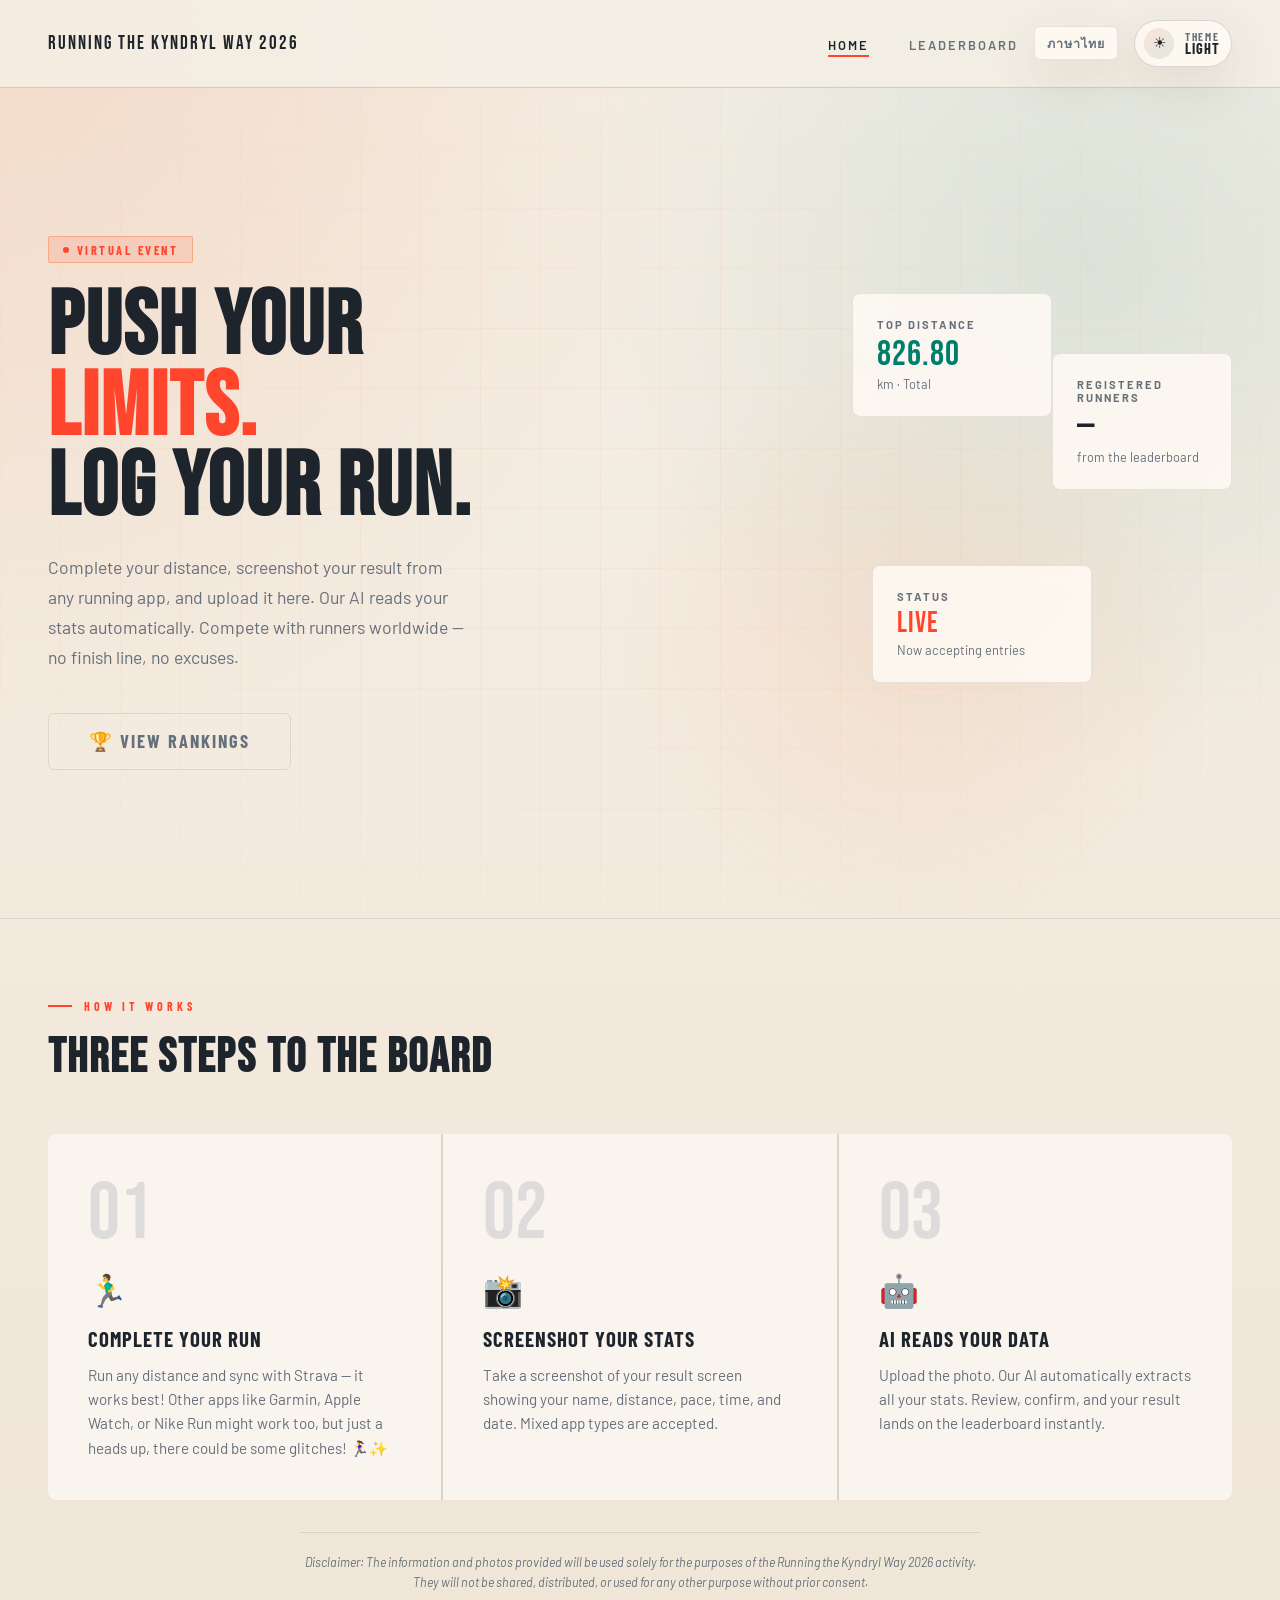
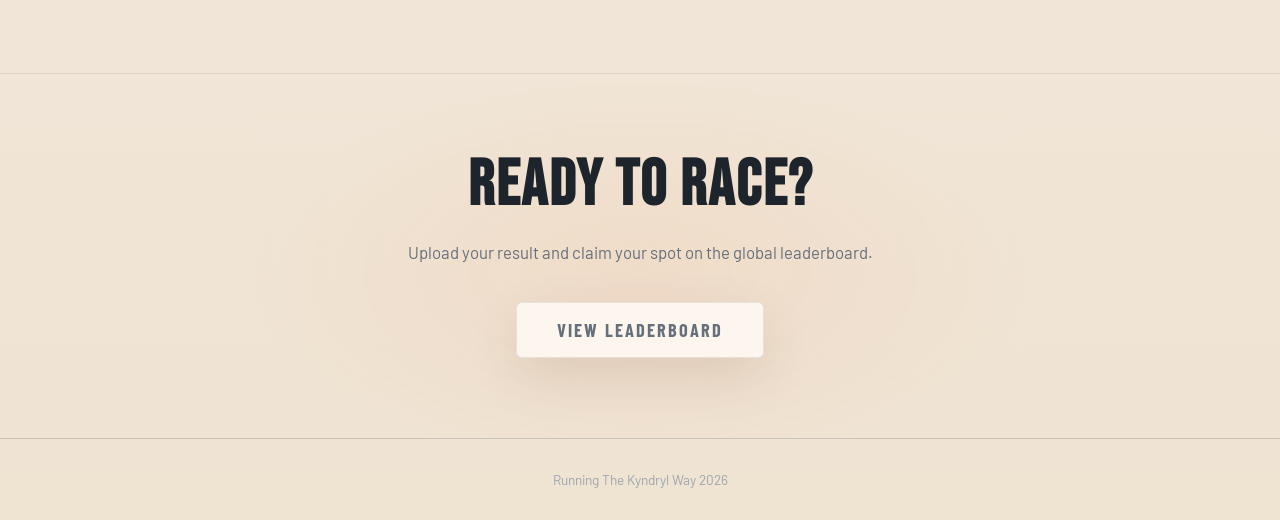
<file: index.html>
<!DOCTYPE html>
<html lang="en">

<head>
  <meta charset="UTF-8" />
  <meta name="viewport" content="width=device-width, initial-scale=1.0" />
  <title>Kyndryl Virtual Running Event</title>
  <script>
    (function () {
      try {
        var theme = localStorage.getItem('runtrack-theme');
        document.documentElement.setAttribute('data-theme', theme === 'dark' ? 'dark' : 'light');
      } catch (error) {
        document.documentElement.setAttribute('data-theme', 'light');
      }
    }());
  </script>
  <link rel="stylesheet" href="style.css" />
  <style>
    /* ── HERO ── */
    .hero {
      min-height: calc(100vh - 70px);
      display: grid;
      grid-template-columns: 1fr 1fr;
      align-items: center;
      padding: 0 3rem;
      position: relative;
      overflow: hidden;
      z-index: 1;
    }

    /* Animated grid background */
    .hero::before {
      content: '';
      position: absolute;
      inset: 0;
      background-image:
        linear-gradient(rgba(255, 85, 0, 0.04) 1px, transparent 1px),
        linear-gradient(90deg, rgba(255, 85, 0, 0.04) 1px, transparent 1px);
      background-size: 60px 60px;
      mask-image: radial-gradient(ellipse 80% 80% at 50% 50%, black 30%, transparent 100%);
      animation: gridScroll 20s linear infinite;
    }

    @keyframes gridScroll {
      from {
        background-position: 0 0;
      }

      to {
        background-position: 60px 60px;
      }
    }

    /* Orange glow center-right */
    .hero::after {
      content: '';
      position: absolute;
      right: 5%;
      top: 30%;
      width: 600px;
      height: 600px;
      background: radial-gradient(circle, rgba(255, 85, 0, 0.08) 0%, transparent 70%);
      pointer-events: none;
    }

    .hero-left {
      padding-right: 3rem;
      position: relative;
      z-index: 2;
    }

    .event-tag {
      display: inline-flex;
      align-items: center;
      gap: 0.5rem;
      background: var(--orange-dim);
      border: 1px solid rgba(255, 85, 0, 0.3);
      border-radius: 2px;
      padding: 0.35rem 0.85rem;
      font-family: 'Barlow Condensed', sans-serif;
      font-size: 0.78rem;
      font-weight: 700;
      letter-spacing: 2.5px;
      text-transform: uppercase;
      color: var(--orange);
      margin-bottom: 1.5rem;
    }

    .event-tag::before {
      content: '';
      width: 6px;
      height: 6px;
      background: var(--orange);
      border-radius: 50%;
      animation: pulse 1.5s ease-in-out infinite;
    }

    @keyframes pulse {

      0%,
      100% {
        opacity: 1;
        transform: scale(1);
      }

      50% {
        opacity: 0.5;
        transform: scale(0.7);
      }
    }

    .hero-title {
      font-family: 'Bebas Neue', sans-serif;
      font-size: clamp(4rem, 7vw, 7.5rem);
      line-height: 0.9;
      letter-spacing: 2px;
      color: var(--text);
      margin-bottom: 1.5rem;
    }

    .hero-title .accent {
      color: var(--orange);
      display: block;
    }

    .hero-subtitle {
      font-size: 1.1rem;
      color: var(--text-muted);
      line-height: 1.7;
      max-width: 420px;
      margin-bottom: 2.5rem;
      font-weight: 400;
    }

    .hero-actions {
      display: flex;
      gap: 1rem;
      align-items: center;
      flex-wrap: wrap;
    }

    .hero-right {
      position: relative;
      z-index: 2;
      display: flex;
      justify-content: flex-end;
    }

    /* Stats card cluster */
    .stats-cluster {
      position: relative;
      width: 380px;
      height: 420px;
    }

    .stat-card {
      background: var(--bg-card);
      border: 1px solid var(--border);
      border-radius: 8px;
      padding: 1.5rem;
      position: absolute;
      backdrop-filter: blur(10px);
    }

    .stat-card:nth-child(1) {
      top: 0;
      left: 0;
      width: 200px;
      animation: float1 4s ease-in-out infinite;
    }

    .stat-card:nth-child(2) {
      top: 60px;
      right: 0;
      width: 180px;
      animation: float2 5s ease-in-out infinite;
    }

    .stat-card:nth-child(3) {
      bottom: 30px;
      left: 20px;
      width: 220px;
      animation: float1 6s ease-in-out infinite reverse;
    }

    .stat-card:nth-child(4) {
      bottom: 80px;
      right: 20px;
      width: 140px;
      animation: float2 3.5s ease-in-out infinite;
    }

    @keyframes float1 {

      0%,
      100% {
        transform: translateY(0px);
      }

      50% {
        transform: translateY(-8px);
      }
    }

    @keyframes float2 {

      0%,
      100% {
        transform: translateY(0px);
      }

      50% {
        transform: translateY(6px);
      }
    }

    .stat-label {
      font-size: 0.7rem;
      font-weight: 700;
      letter-spacing: 2px;
      text-transform: uppercase;
      color: var(--text-muted);
      margin-bottom: 0.4rem;
    }

    .stat-value {
      font-family: 'Bebas Neue', sans-serif;
      font-size: 2.2rem;
      letter-spacing: 1px;
      line-height: 1;
    }

    .stat-value.orange {
      color: var(--orange);
    }

    .stat-value.mint {
      color: var(--mint);
    }

    .stat-value.white {
      color: var(--text);
    }

    .stat-sub {
      font-size: 0.8rem;
      color: var(--text-muted);
      margin-top: 0.2rem;
    }

    /* ── HOW IT WORKS ── */
    .how-section {
      padding: 5rem 3rem;
      border-top: 1px solid var(--border);
      position: relative;
      z-index: 1;
    }

    .steps-grid {
      display: grid;
      grid-template-columns: repeat(3, 1fr);
      gap: 2px;
      margin-top: 3rem;
      background: var(--border);
      border-radius: 8px;
      overflow: hidden;
    }

    .step {
      background: var(--bg-card);
      padding: 2.5rem;
      position: relative;
    }

    .step-number {
      font-family: 'Bebas Neue', sans-serif;
      font-size: 5rem;
      line-height: 1;
      color: var(--text-dim);
      margin-bottom: 1rem;
      opacity: 0.3;
    }

    .step-icon {
      font-size: 2rem;
      margin-bottom: 1rem;
    }

    .step-title {
      font-family: 'Barlow Condensed', sans-serif;
      font-size: 1.3rem;
      font-weight: 700;
      letter-spacing: 1px;
      text-transform: uppercase;
      color: var(--text);
      margin-bottom: 0.75rem;
    }

    .step-desc {
      font-size: 0.95rem;
      color: var(--text-muted);
      line-height: 1.6;
    }

    .step:hover {
      background: var(--bg-card2);
    }

    .step-connector {
      position: absolute;
      right: -1px;
      top: 50%;
      transform: translateY(-50%);
      width: 24px;
      height: 24px;
      background: var(--orange);
      border-radius: 50%;
      z-index: 2;
      display: flex;
      align-items: center;
      justify-content: center;
      font-size: 0.7rem;
      color: white;
    }

    /* ── DISTANCES ── */
    .distances-section {
      padding: 4rem 3rem;
      border-top: 1px solid var(--border);
      position: relative;
      z-index: 1;
    }

    .distances-grid {
      display: grid;
      grid-template-columns: repeat(4, 1fr);
      gap: 1.5rem;
      margin-top: 3rem;
    }

    .distance-card {
      background: var(--bg-card);
      border: 1px solid var(--border);
      border-radius: 8px;
      padding: 2rem;
      text-align: center;
      transition: all 0.25s;
      cursor: default;
    }

    .distance-card:hover {
      border-color: rgba(255, 85, 0, 0.3);
      transform: translateY(-4px);
      box-shadow: 0 12px 40px rgba(0, 0, 0, 0.4);
    }

    .distance-km {
      font-family: 'Bebas Neue', sans-serif;
      font-size: 3.5rem;
      color: var(--orange);
      line-height: 1;
    }

    .distance-unit {
      font-family: 'Barlow Condensed', sans-serif;
      font-size: 1rem;
      font-weight: 600;
      letter-spacing: 2px;
      color: var(--text-muted);
      text-transform: uppercase;
    }

    .distance-name {
      font-size: 0.85rem;
      color: var(--text-dim);
      margin-top: 0.75rem;
    }

    /* ── CTA ── */
    .cta-section {
      padding: 5rem 3rem;
      text-align: center;
      border-top: 1px solid var(--border);
      position: relative;
      z-index: 1;
      overflow: hidden;
    }

    .cta-section::before {
      content: '';
      position: absolute;
      left: 50%;
      top: 0;
      transform: translateX(-50%);
      width: 800px;
      height: 400px;
      background: radial-gradient(ellipse, rgba(255, 85, 0, 0.06) 0%, transparent 70%);
      pointer-events: none;
    }

    .cta-title {
      font-family: 'Bebas Neue', sans-serif;
      font-size: clamp(3rem, 5vw, 5.5rem);
      letter-spacing: 2px;
      line-height: 1;
      margin-bottom: 1.5rem;
      position: relative;
      z-index: 1;
    }

    .cta-sub {
      color: var(--text-muted);
      font-size: 1.05rem;
      margin-bottom: 2.5rem;
      position: relative;
      z-index: 1;
    }

    .cta-actions {
      display: flex;
      gap: 1rem;
      justify-content: center;
      position: relative;
      z-index: 1;
    }

    @media (max-width: 900px) {
      .hero {
        grid-template-columns: 1fr;
        padding: 3rem 1.5rem;
      }

      .hero-right {
        display: none;
      }

      .steps-grid {
        grid-template-columns: 1fr;
      }

      .distances-grid {
        grid-template-columns: repeat(2, 1fr);
      }

      .how-section,
      .distances-section,
      .cta-section {
        padding: 3rem 1.5rem;
      }
    }
  </style>
</head>

<body>

  <nav>
    <a href="index.html" class="nav-logo">Running The Kyndryl Way 2026</a>
    <div class="nav-right">
      <ul class="nav-links">
        <li><a href="index.html" class="active" data-i18n="nav_home">Home</a></li>
        <li><a href="leaderboard.html" data-i18n="nav_leaderboard">Leaderboard</a></li>
      </ul>
      <button id="lang-btn" class="btn btn-ghost" onclick="toggleLang()"
        style="padding:0.4rem 0.75rem;font-size:0.78rem;letter-spacing:1px;">ภาษาไทย</button>
      <button class="theme-toggle" type="button" aria-label="Toggle theme">
        <span class="theme-toggle-icon" aria-hidden="true">☀</span>
        <span class="theme-toggle-text">
          <span class="theme-toggle-label">Theme</span>
          <span class="theme-toggle-value">Light</span>
        </span>
      </button>
    </div>
  </nav>

  <!-- HERO -->
  <section class="hero">
    <div class="hero-left">
      <div class="event-tag" data-i18n="hero_tag">Virtual Event</div>
      <h1 class="hero-title">
        <span data-i18n="hero_title1">Push Your</span>
        <span class="accent" data-i18n="hero_accent">Limits.</span>
        <span data-i18n="hero_title2">Log Your Run.</span>
      </h1>
      <p class="hero-subtitle" data-i18n="hero_sub">
        Complete your distance, screenshot your result from any running app,
        and upload it here. Our AI reads your stats automatically.
        Compete with runners worldwide — no finish line, no excuses.
      </p>
      <div class="hero-actions">
        <a href="leaderboard.html" class="btn btn-outline btn-lg" data-i18n="hero_cta_rank">🏆 View Rankings</a>
      </div>
    </div>

    <div class="hero-right">
      <div class="stats-cluster">
        <div class="stat-card">
          <div class="stat-label" data-i18n="hero_stat_top">Top Distance</div>
          <div class="stat-value mint">826.80</div>
          <div class="stat-sub">km · Total</div>
        </div>

        <div class="stat-card">
          <div class="stat-label" data-i18n="hero_stat_runners">Registered Runners</div>
          <div class="stat-value white" id="runner-count">—</div>
          <div class="stat-sub" data-i18n="hero_stat_from">from the leaderboard</div>
        </div>
        <div class="stat-card">
          <div class="stat-label" data-i18n="hero_stat_status">Status</div>
          <div class="stat-value orange" style="font-size:1.8rem" data-i18n="hero_stat_live">LIVE</div>
          <div class="stat-sub" data-i18n="hero_stat_accepting">Now accepting entries</div>
        </div>
      </div>
    </div>
  </section>

  <!-- HOW IT WORKS -->
  <section class="how-section">
    <div class="container">
      <div class="section-label" data-i18n="how_label">How it works</div>
      <h2 style="font-family:'Bebas Neue',sans-serif; font-size:3rem; letter-spacing:2px;" data-i18n="how_title">Three
        Steps to the Board</h2>
      <div class="steps-grid">
        <div class="step">
          <div class="step-number">01</div>
          <div class="step-icon">🏃‍♂️</div>
          <div class="step-title" data-i18n="step1_title">Complete Your Run</div>
          <div class="step-desc" data-i18n="step1_desc">
            Run any distance using Garmin, Strava, Apple Watch, Nike Run, or any tracking app. No minimum distance
            required.
          </div>
        </div>
        <div class="step">
          <div class="step-number">02</div>
          <div class="step-icon">📸</div>
          <div class="step-title" data-i18n="step2_title">Screenshot Your Stats</div>
          <div class="step-desc" data-i18n="step2_desc">
            Take a screenshot of your result screen showing your name, distance, pace, time, and date. Mixed app types
            are accepted.
          </div>
        </div>
        <div class="step">
          <div class="step-number">03</div>
          <div class="step-icon">🤖</div>
          <div class="step-title" data-i18n="step3_title">AI Reads Your Data</div>
          <div class="step-desc" data-i18n="step3_desc">
            Upload the photo. Our AI automatically extracts all your stats. Review, confirm, and your result lands on
            the leaderboard instantly.
          </div>
        </div>
      </div>

      <!-- Disclaimer -->
      <p style="
        margin-top:2rem;
        font-size:0.78rem;
        color:var(--text-muted);
        font-style:italic;
        border-top:1px solid var(--border);
        padding-top:1.25rem;
        line-height:1.6;
        max-width:680px;
        margin-left:auto;
        margin-right:auto;
        text-align:center;
      " data-i18n="disclaimer">
        Disclaimer: The information and photos provided will be used solely for the purposes of the Running the Kyndryl
        Way 2026 activity. They will not be shared, distributed, or used for any other purpose without prior consent.
      </p>
    </div>
  </section>


  <!-- CTA -->
  <section class="cta-section">
    <h2 class="cta-title" data-i18n="cta_title">Ready to Race?</h2>
    <p class="cta-sub" data-i18n="cta_sub">Check your standing on the global leaderboard.</p>
    <div class="cta-actions">
      <a href="leaderboard.html" class="btn btn-ghost btn-lg" data-i18n="cta_board">View Leaderboard</a>
    </div>
  </section>

  <footer>
    <p data-i18n="footer_text">Running The Kyndryl Way 2026 &nbsp;·&nbsp; &nbsp;·&nbsp; Built
      with ❤️ for runners everywhere</p>
  </footer>

  <script src="config.js"></script>
  <script src="i18n.js"></script>
  <script src="theme.js"></script>
  <script>
    window.addEventListener('load', () => {
      applyTranslations();
      const GAS_URL = getConfig('GAS_URL');
      if (GAS_URL) {
        fetch(`${GAS_URL}?action=leaderboard`)
          .then(r => r.json())
          .then(data => {
            if (!Array.isArray(data)) return;
            const unique = new Set(data.map(r => (r.name || '').trim().toLowerCase()));
            document.getElementById('runner-count').textContent = unique.size || data.length;
          })
          .catch(() => { });
      }
    });
  </script>
</body>

</html>
</file>
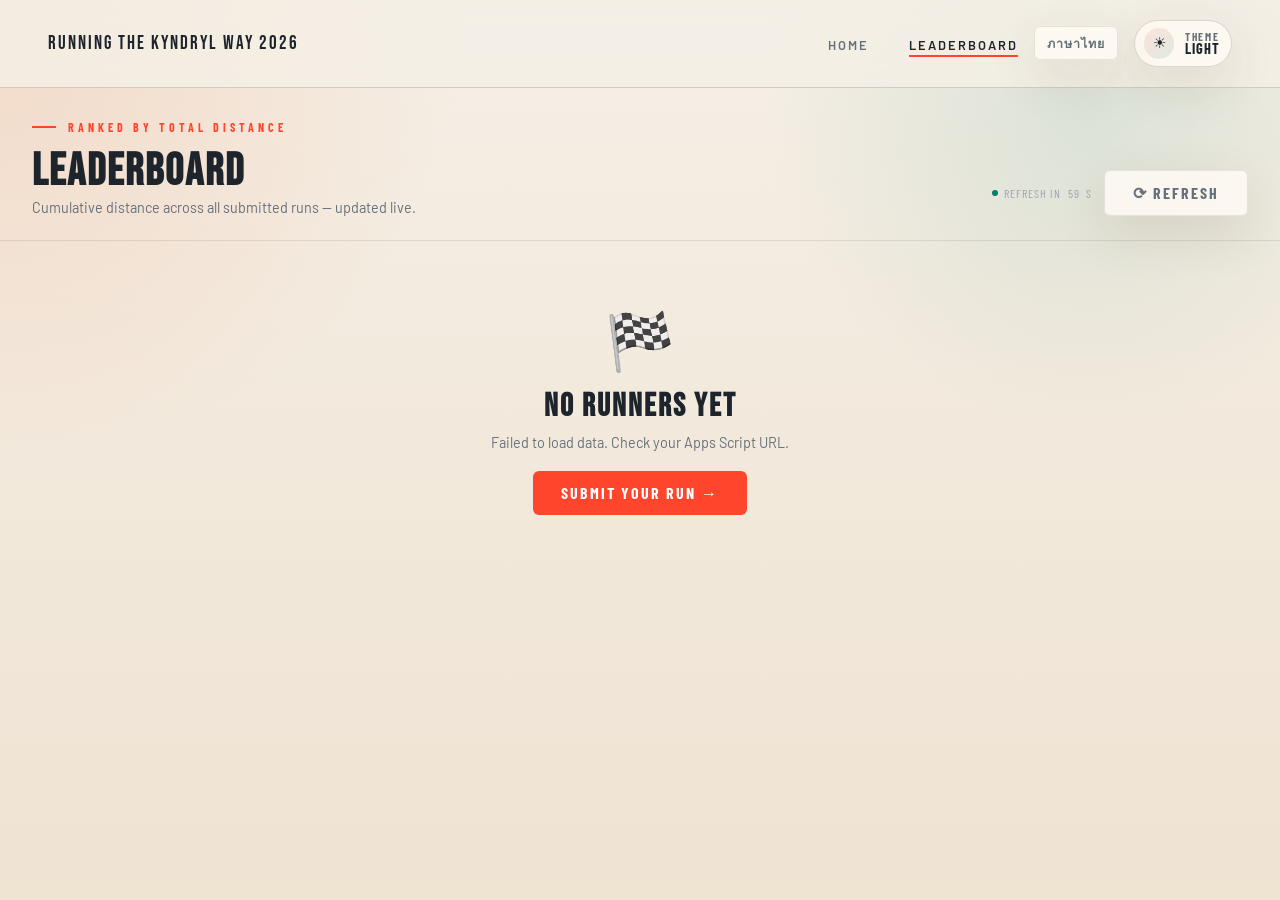
<file: leaderboard.html>
<!DOCTYPE html>
<html lang="en">

<head>
  <meta charset="UTF-8" />
  <meta name="viewport" content="width=device-width, initial-scale=1.0" />
  <title>Leaderboard — Kyndryl Virtual Running Event</title>
  <script>
    (function () {
      try {
        var t = localStorage.getItem('runtrack-theme');
        document.documentElement.setAttribute('data-theme', t === 'dark' ? 'dark' : 'light');
      } catch (e) {
        document.documentElement.setAttribute('data-theme', 'light');
      }
    }());
  </script>
  <link rel="stylesheet" href="style.css" />
  <style>
    /* ── PAGE HEADER ── */
    .page-header {
      padding: 2rem 2rem 1.5rem;
      border-bottom: 1px solid var(--border);
      position: relative;
      z-index: 1;
      display: flex;
      justify-content: space-between;
      align-items: flex-end;
      flex-wrap: wrap;
      gap: 1rem;
    }

    .page-title {
      font-family: 'Bebas Neue', sans-serif;
      font-size: 2.8rem;
      letter-spacing: 2px;
      line-height: 1;
      margin-bottom: 0.25rem;
    }

    .page-sub {
      color: var(--text-muted);
      font-size: 0.9rem;
    }

    .header-right {
      display: flex;
      align-items: center;
      gap: 0.75rem;
      flex-wrap: wrap;
    }

    .live-indicator {
      display: flex;
      align-items: center;
      gap: 0.4rem;
      font-size: 0.75rem;
      color: var(--text-dim);
      font-family: 'Barlow Condensed', sans-serif;
      letter-spacing: 1px;
      text-transform: uppercase;
    }

    .live-dot {
      width: 6px;
      height: 6px;
      background: var(--mint);
      border-radius: 50%;
      animation: pulse 2s ease-in-out infinite;
    }

    /* ── SETUP PANEL ── */
    #setup-panel {
      margin: 1.5rem 2rem;
      background: var(--bg-card);
      border: 1px solid var(--border);
      border-radius: var(--radius);
      padding: 1.5rem;
      max-width: 560px;
      position: relative;
      z-index: 1;
    }

    #setup-panel h3 {
      font-family: 'Barlow Condensed', sans-serif;
      font-size: 1rem;
      font-weight: 700;
      letter-spacing: 2px;
      text-transform: uppercase;
      margin-bottom: 0.75rem;
    }

    .setup-row {
      display: flex;
      gap: 0.75rem;
      align-items: flex-end;
    }

    .setup-row .form-group {
      flex: 1;
    }

    /* ── STATS BAR ── */
    .stats-bar {
      display: grid;
      grid-template-columns: repeat(4, 1fr);
      border-bottom: 1px solid var(--border);
      position: relative;
      z-index: 1;
    }

    .stat-item {
      padding: 1.25rem 1.5rem;
      border-right: 1px solid var(--border);
    }

    .stat-item:last-child {
      border-right: none;
    }

    .stat-item-label {
      font-size: 0.68rem;
      font-weight: 700;
      letter-spacing: 2.5px;
      text-transform: uppercase;
      color: var(--text-muted);
      margin-bottom: 0.25rem;
    }

    .stat-item-value {
      font-family: 'Bebas Neue', sans-serif;
      font-size: 1.9rem;
      letter-spacing: 1px;
      line-height: 1;
    }

    .stat-item-value.orange {
      color: var(--orange);
    }

    .stat-item-value.mint {
      color: var(--mint);
    }

    /* ── PODIUM ── */
    .podium-section {
      padding: 2rem;
      border-bottom: 1px solid var(--border);
      position: relative;
      z-index: 1;
    }

    .podium-grid {
      display: grid;
      grid-template-columns: 1fr 1.1fr 1fr;
      gap: 0.75rem;
      align-items: end;
      max-width: 700px;
      margin: 1.25rem auto 0;
    }

    .podium-card {
      background: var(--bg-card);
      border: 1px solid var(--border);
      border-radius: 8px;
      padding: 1.25rem 1rem;
      text-align: center;
      transition: transform 0.25s;
    }

    .podium-card:hover {
      transform: translateY(-3px);
    }

    .podium-card.first {
      border-color: rgba(255, 209, 102, 0.35);
      background: linear-gradient(135deg, var(--bg-card), rgba(255, 209, 102, 0.04));
    }

    .podium-card.second {
      border-color: rgba(184, 196, 206, 0.3);
    }

    .podium-card.third {
      border-color: rgba(201, 132, 90, 0.3);
    }

    .podium-medal {
      font-size: 2rem;
      display: block;
      margin-bottom: 0.5rem;
    }

    .podium-rank {
      font-family: 'Bebas Neue', sans-serif;
      font-size: 0.85rem;
      letter-spacing: 3px;
      color: var(--text-muted);
      margin-bottom: 0.3rem;
    }

    .podium-name {
      font-family: 'Barlow Condensed', sans-serif;
      font-size: 1.2rem;
      font-weight: 700;
      letter-spacing: 1px;
      text-transform: uppercase;
      margin-bottom: 0.5rem;
      white-space: nowrap;
      overflow: hidden;
      text-overflow: ellipsis;
    }

    .podium-distance {
      font-family: 'Bebas Neue', sans-serif;
      font-size: 2.4rem;
      letter-spacing: 1px;
      line-height: 1;
      color: var(--orange);
    }

    .podium-card.first .podium-distance {
      color: var(--gold);
    }

    .podium-distance-unit {
      font-size: 0.8rem;
      color: var(--text-muted);
      font-family: 'Barlow Condensed', sans-serif;
      letter-spacing: 2px;
      text-transform: uppercase;
      margin-bottom: 0.4rem;
    }

    .podium-runs {
      font-size: 0.78rem;
      color: var(--text-muted);
      font-family: 'Barlow Condensed', sans-serif;
      letter-spacing: 1px;
    }

    /* ── TABLE ── */
    .table-section {
      padding: 1.5rem 2rem;
      position: relative;
      z-index: 1;
    }

    .table-header {
      display: flex;
      justify-content: space-between;
      align-items: center;
      margin-bottom: 1.25rem;
      flex-wrap: wrap;
      gap: 0.75rem;
    }

    .table-title {
      font-family: 'Barlow Condensed', sans-serif;
      font-size: 0.85rem;
      font-weight: 700;
      letter-spacing: 3px;
      text-transform: uppercase;
      color: var(--text-muted);
    }

    .search-input {
      width: 200px;
      padding: 0.45rem 0.85rem;
      font-size: 0.88rem;
    }

    .leaderboard-table {
      width: 100%;
      border-collapse: collapse;
    }

    .leaderboard-table thead th {
      padding: 0.65rem 0.85rem;
      text-align: left;
      font-family: 'Barlow Condensed', sans-serif;
      font-size: 0.68rem;
      font-weight: 700;
      letter-spacing: 2.5px;
      text-transform: uppercase;
      color: var(--text-muted);
      border-bottom: 1px solid var(--border);
      white-space: nowrap;
    }

    .leaderboard-table thead th.sort-active {
      color: var(--orange);
    }

    .leaderboard-table tbody tr {
      border-bottom: 1px solid rgba(255, 255, 255, 0.04);
      transition: background 0.15s;
      animation: rowIn 0.3s ease both;
    }

    .leaderboard-table tbody tr:hover {
      background: var(--bg-card);
    }

    @keyframes rowIn {
      from {
        opacity: 0;
        transform: translateX(-8px);
      }

      to {
        opacity: 1;
        transform: translateX(0);
      }
    }

    .leaderboard-table tbody td {
      padding: 0.85rem 0.85rem;
      font-size: 0.92rem;
      vertical-align: middle;
    }

    .col-rank {
      width: 50px;
      text-align: center;
    }

    .rank-num {
      font-family: 'Bebas Neue', sans-serif;
      font-size: 1.2rem;
      letter-spacing: 1px;
      color: var(--text-muted);
    }

    .rank-medal {
      font-size: 1.3rem;
    }

    .col-name {
      font-family: 'Barlow Condensed', sans-serif;
      font-size: 1rem;
      font-weight: 700;
      letter-spacing: 1px;
      text-transform: uppercase;
    }

    .col-distance {
      font-family: 'Bebas Neue', sans-serif;
      font-size: 1.3rem;
      letter-spacing: 1px;
      color: var(--mint);
    }

    .col-distance span {
      font-family: 'Barlow Condensed', sans-serif;
      font-size: 0.78rem;
      letter-spacing: 1.5px;
      color: var(--text-muted);
      margin-left: 2px;
    }

    .col-runs {
      font-family: 'Barlow Condensed', sans-serif;
      font-size: 0.88rem;
      color: var(--text-muted);
    }

    .col-muted {
      color: var(--text-muted);
      font-size: 0.88rem;
    }

    .distance-bar-wrap {
      width: 100px;
      height: 3px;
      background: rgba(255, 255, 255, 0.06);
      border-radius: 2px;
      overflow: hidden;
      margin-top: 4px;
    }

    .distance-bar {
      height: 100%;
      background: linear-gradient(90deg, var(--orange), var(--mint));
      border-radius: 2px;
      transition: width 0.8s cubic-bezier(0.34, 1.56, 0.64, 1);
    }

    /* ── EMPTY / LOADING ── */
    #empty-state {
      text-align: center;
      padding: 4rem 1.5rem;
      display: none;
      position: relative;
      z-index: 1;
    }

    #empty-state .empty-icon {
      font-size: 3.5rem;
      margin-bottom: 0.75rem;
    }

    #empty-state h3 {
      font-family: 'Bebas Neue', sans-serif;
      font-size: 2rem;
      letter-spacing: 2px;
      margin-bottom: 0.5rem;
    }

    #empty-state p {
      color: var(--text-muted);
      margin-bottom: 1.25rem;
      font-size: 0.9rem;
    }

    #loading-state {
      display: flex;
      flex-direction: column;
      align-items: center;
      justify-content: center;
      padding: 4rem;
      gap: 1rem;
      position: relative;
      z-index: 1;
    }

    #loading-state p {
      color: var(--text-muted);
      font-size: 0.88rem;
      letter-spacing: 1px;
    }

    /* ── MOBILE ── */
    @media (max-width: 768px) {
      .page-header {
        padding: 1.25rem 1rem;
        flex-direction: column;
        align-items: flex-start;
      }

      .stats-bar {
        grid-template-columns: repeat(2, 1fr);
      }

      .stat-item {
        padding: 1rem;
      }

      .podium-section {
        padding: 1.25rem 1rem;
      }

      .podium-grid {
        grid-template-columns: 1fr;
        max-width: 320px;
      }

      .podium-grid>* {
        padding-bottom: 0 !important;
      }

      .podium-grid> :nth-child(2) {
        order: -1;
      }

      .table-section {
        padding: 1rem;
      }

      .search-input {
        width: 100%;
      }

      .table-header {
        flex-direction: column;
        align-items: flex-start;
      }

      #setup-panel {
        margin: 1rem;
      }

      .setup-row {
        flex-direction: column;
      }
    }

    @media (max-width: 480px) {
      .page-title {
        font-size: 2.2rem;
      }

      .stat-item-value {
        font-size: 1.5rem;
      }
    }
  </style>
</head>

<body>

  <nav>
    <a href="index.html" class="nav-logo">Running The Kyndryl Way 2026</a>
    <div class="nav-right">
      <ul class="nav-links">
        <li><a href="index.html" data-i18n="nav_home">Home</a></li>
        <li><a href="leaderboard.html" class="active" data-i18n="nav_leaderboard">Leaderboard</a></li>
      </ul>
      <button id="lang-btn" class="btn btn-ghost" onclick="toggleLang()"
        style="padding:0.4rem 0.75rem;font-size:0.78rem;letter-spacing:1px;">ภาษาไทย</button>
      <button class="theme-toggle" type="button" aria-label="Toggle theme">
        <span class="theme-toggle-icon" aria-hidden="true">☀</span>
        <span class="theme-toggle-text">
          <span class="theme-toggle-label">Theme</span>
          <span class="theme-toggle-value">Light</span>
        </span>
      </button>
    </div>
  </nav>

  <!-- PAGE HEADER -->
  <div class="page-header">
    <div>
      <div class="section-label" data-i18n="lb_label">Ranked by Total Distance</div>
      <h1 class="page-title" data-i18n="lb_title">Leaderboard</h1>
      <p class="page-sub" data-i18n="lb_sub">Cumulative distance across all submitted runs — updated live.</p>
    </div>
    <div class="header-right">
      <div class="live-indicator">
        <div class="live-dot"></div>
        <span data-i18n="lb_refresh_in">Refresh in</span>
        <span id="countdown" style="font-variant-numeric:tabular-nums;">60</span>s
      </div>
      <button class="btn btn-ghost" onclick="loadLeaderboard()" data-i18n="lb_refresh">⟳ Refresh</button>
    </div>
  </div>

  <!-- SETUP PANEL -->
  <div id="setup-panel" style="display:none;">
    <h3 data-i18n="lb_setup_title">⚙️ Connect to Google Sheets</h3>
    <p style="color:var(--text-muted);font-size:0.88rem;margin-bottom:1rem;" data-i18n="lb_setup_sub">
      Enter your Google Apps Script URL to load leaderboard data.
    </p>
    <div class="setup-row">
      <div class="form-group">
        <label data-i18n="lb_setup_label">Google Apps Script URL</label>
        <input type="url" id="setup-gas-url" data-i18n-placeholder="lb_setup_label"
          placeholder="https://script.google.com/macros/s/.../exec" />
      </div>
      <button class="btn btn-primary" onclick="saveSetup()" style="flex-shrink:0;"
        data-i18n="lb_connect">Connect</button>
    </div>
  </div>

  <!-- STATS BAR -->
  <div class="stats-bar" id="stats-bar" style="display:none;">
    <div class="stat-item">
      <div class="stat-item-label" data-i18n="stat_runners">Runners</div>
      <div class="stat-item-value" id="stat-runners">—</div>
    </div>
    <div class="stat-item">
      <div class="stat-item-label" data-i18n="stat_top">Top Total</div>
      <div class="stat-item-value mint" id="stat-top-dist">—</div>
    </div>
    <div class="stat-item">
      <div class="stat-item-label" data-i18n="stat_runs">Total Runs</div>
      <div class="stat-item-value orange" id="stat-total-runs">—</div>
    </div>
    <div class="stat-item">
      <div class="stat-item-label" data-i18n="stat_km">Total km</div>
      <div class="stat-item-value" id="stat-total-km">—</div>
    </div>
  </div>

  <!-- PODIUM -->
  <div class="podium-section" id="podium-section" style="display:none;">
    <div class="section-label" data-i18n="podium_label">Top Finishers</div>
    <div class="podium-grid" id="podium-grid"></div>
  </div>

  <!-- LOADING -->
  <div id="loading-state">
    <div class="spinner" style="width:32px;height:32px;border-width:3px;"></div>
    <p data-i18n="loading_lb">Loading leaderboard...</p>
  </div>

  <!-- TABLE -->
  <div class="table-section" id="table-section" style="display:none;">
    <div class="table-header">
      <div class="table-title" data-i18n="all_runners">All Runners</div>
      <input type="text" class="search-input" id="search-input" data-i18n-placeholder="tbl_search"
        placeholder="🔍 Search runner..." oninput="filterTable(this.value)" />
    </div>
    <table class="leaderboard-table" id="leaderboard-table">
      <thead>
        <tr>
          <th class="col-rank">#</th>
          <th data-i18n="tbl_runner">Runner</th>
          <th class="sort-active" data-i18n="tbl_total_km">Total km ↓</th>
          <th data-i18n="tbl_runs">Runs</th>
        </tr>
      </thead>
      <tbody id="table-body"></tbody>
    </table>
  </div>

  <!-- EMPTY STATE -->
  <div id="empty-state">
    <div class="empty-icon">🏁</div>
    <h3 data-i18n="no_runners">No Runners Yet</h3>
    <p data-i18n="no_runners_sub">Be the first to submit your run!</p>
    <a href="upload.html" class="btn btn-primary" data-i18n="submit_run">Submit Your Run →</a>
  </div>

  <script src="config.js"></script>
  <script src="i18n.js"></script>
  <script src="theme.js"></script>
  <script>
    let allRunners = [];
    let countdownTimer;
    let countdownValue = 60;
    let maxTotalDist = 0;

    // ── INIT ──
    window.addEventListener('load', () => {
      applyTranslations();
      const gasUrl = getConfig('GAS_URL');
      if (!gasUrl) {
        document.getElementById('setup-panel').style.display = 'block';
        document.getElementById('loading-state').style.display = 'none';
      } else {
        loadLeaderboard();
        startCountdown();
      }
    });

    function saveSetup() {
      const url = document.getElementById('setup-gas-url').value.trim();
      if (!url) return;
      localStorage.setItem('gasUrl', url);
      document.getElementById('setup-panel').style.display = 'none';
      document.getElementById('loading-state').style.display = 'flex';
      loadLeaderboard();
      startCountdown();
    }

    // ── LOAD DATA ──
    async function loadLeaderboard() {
      const gasUrl = getConfig('GAS_URL');
      if (!gasUrl) return;

      document.getElementById('loading-state').style.display = 'flex';
      document.getElementById('table-section').style.display = 'none';
      document.getElementById('podium-section').style.display = 'none';
      document.getElementById('stats-bar').style.display = 'none';
      document.getElementById('empty-state').style.display = 'none';

      try {
        const res = await fetch(`${gasUrl}?action=leaderboard&t=${Date.now()}`);
        const data = await res.json();

        document.getElementById('loading-state').style.display = 'none';

        if (!Array.isArray(data) || data.length === 0) {
          document.getElementById('empty-state').style.display = 'block';
          return;
        }

        // ── AGGREGATE by name (case-insensitive) ──
        const map = {};
        data.forEach(row => {
          const key = (row.name || 'Unknown').trim().toLowerCase();
          const dist = parseFloat(row.distance) || 0;
          if (!map[key]) {
            map[key] = { name: (row.name || 'Unknown').trim(), totalKm: 0, runs: 0 };
          }
          map[key].totalKm += dist;
          map[key].runs += 1;
        });

        allRunners = Object.values(map).sort((a, b) => b.totalKm - a.totalKm);
        maxTotalDist = allRunners[0]?.totalKm || 1;

        renderStats(allRunners, data.length);
        renderPodium(allRunners.slice(0, 3));
        renderTable(allRunners);

        document.getElementById('stats-bar').style.display = 'grid';
        document.getElementById('podium-section').style.display = 'block';
        document.getElementById('table-section').style.display = 'block';

      } catch (err) {
        console.error(err);
        document.getElementById('loading-state').style.display = 'none';
        document.getElementById('empty-state').style.display = 'block';
        document.getElementById('empty-state').querySelector('p').textContent =
          'Failed to load data. Check your Apps Script URL.';
      }
    }

    // ── RENDER STATS ──
    function renderStats(runners, totalRuns) {
      const totalKm = runners.reduce((s, r) => s + r.totalKm, 0);
      document.getElementById('stat-runners').textContent = runners.length;
      document.getElementById('stat-top-dist').textContent = runners[0].totalKm.toFixed(1) + ' km';
      document.getElementById('stat-total-runs').textContent = totalRuns;
      document.getElementById('stat-total-km').textContent = totalKm.toFixed(1) + ' km';
    }

    // ── RENDER PODIUM ──
    function renderPodium(top3) {
      const medals = ['🥇', '🥈', '🥉'];
      const classes = ['first', 'second', 'third'];
      const order = top3.length >= 3 ? [top3[1], top3[0], top3[2]] : top3;
      const orderClasses = top3.length >= 3 ? [classes[1], classes[0], classes[2]] : classes;
      const orderMedals = top3.length >= 3 ? [medals[1], medals[0], medals[2]] : medals;
      const orderRanks = top3.length >= 3 ? [2, 1, 3] : [1, 2, 3];

      const runLabel = (n) => `${n} ${n === 1 ? t('run_singular') : t('run_plural')}`;

      document.getElementById('podium-grid').innerHTML = order.map((runner, i) => `
      <div class="podium-card ${orderClasses[i]}">
        <span class="podium-medal">${orderMedals[i]}</span>
        <div class="podium-rank">RANK #${orderRanks[i]}</div>
        <div class="podium-name" title="${escapeHtml(runner.name)}">${escapeHtml(runner.name)}</div>
        <div class="podium-distance">${runner.totalKm.toFixed(2)}</div>
        <div class="podium-distance-unit">km total</div>
        <div class="podium-runs">${runLabel(runner.runs)}</div>
      </div>
    `).join('');
    }

    // ── RENDER TABLE ──
    function renderTable(runners) {
      const medals = { 1: '🥇', 2: '🥈', 3: '🥉' };
      const runLabel = (n) => `${n} ${n === 1 ? t('run_singular') : t('run_plural')}`;

      document.getElementById('table-body').innerHTML = runners.map((runner, i) => {
        const rank = i + 1;
        const distPct = Math.round((runner.totalKm / maxTotalDist) * 100);

        return `
        <tr style="animation-delay:${Math.min(i * 0.03, 0.5)}s">
          <td class="col-rank">
            ${rank <= 3
            ? `<span class="rank-medal">${medals[rank]}</span>`
            : `<span class="rank-num">${rank}</span>`}
          </td>
          <td class="col-name">${escapeHtml(runner.name)}</td>
          <td>
            <div class="col-distance">${runner.totalKm.toFixed(2)}<span>km</span></div>
            <div class="distance-bar-wrap">
              <div class="distance-bar" style="width:${distPct}%"></div>
            </div>
          </td>
          <td class="col-runs">${runLabel(runner.runs)}</td>
        </tr>
      `;
      }).join('');
    }

    // ── SEARCH ──
    function filterTable(query) {
      const q = query.toLowerCase();
      const filtered = q
        ? allRunners.filter(r => r.name.toLowerCase().includes(q))
        : allRunners;

      if (filtered.length === 0) {
        document.getElementById('table-body').innerHTML = `
        <tr>
          <td colspan="4" style="text-align:center;padding:2.5rem;color:var(--text-muted);">
            No runners match "${escapeHtml(query)}"
          </td>
        </tr>`;
        return;
      }
      renderTable(filtered);
    }

    // ── COUNTDOWN ──
    function startCountdown() {
      clearInterval(countdownTimer);
      countdownValue = 60;
      countdownTimer = setInterval(() => {
        countdownValue--;
        document.getElementById('countdown').textContent = countdownValue;
        if (countdownValue <= 0) {
          countdownValue = 60;
          loadLeaderboard();
        }
      }, 1000);
    }

    // ── HELPERS ──
    function escapeHtml(str) {
      return String(str).replace(/[&<>"']/g, c => ({
        '&': '&amp;', '<': '&lt;', '>': '&gt;', '"': '&quot;', "'": '&#39;'
      })[c]);
    }
  </script>
</body>

</html>
</file>
<file: style.css>
@import url('https://fonts.googleapis.com/css2?family=Bebas+Neue&family=Barlow:ital,wght@0,300;0,400;0,500;0,600;0,700;1,400&family=Barlow+Condensed:wght@400;500;600;700&display=swap');

:root {
  color-scheme: light;
  --bg: #f5efe6;
  --bg-alt: #efe3d2;
  --bg-rgb: 245, 239, 230;
  --bg-card: rgba(255, 251, 245, 0.84);
  --bg-card2: #f1e7da;
  --bg-input: rgba(255, 252, 247, 0.92);
  --nav-bg: rgba(245, 239, 230, 0.82);
  --page-glow-a: rgba(232, 91, 22, 0.14);
  --page-glow-b: rgba(0, 126, 108, 0.1);
  --orange: #FF462D;
  --orange-dim: rgba(255, 70, 45, 0.12);
  --orange-glow: rgba(255, 70, 45, 0.26);
  --mint: #007e6c;
  --mint-dim: rgba(0, 126, 108, 0.12);
  --text: #1d242b;
  --text-muted: #66707b;
  --text-dim: #9da5af;
  --border: rgba(29, 36, 43, 0.1);
  --border-strong: rgba(29, 36, 43, 0.16);
  --border-active: rgba(255, 70, 45, 0.32);
  --gold: #FFD166;
  --silver: #B8C4CE;
  --bronze: #C9845A;
  --radius: 6px;
  --shadow: 0 18px 50px rgba(87, 61, 28, 0.12);
  --shadow-strong: 0 24px 70px rgba(87, 61, 28, 0.18);
  --spinner-track: rgba(29, 36, 43, 0.12);
  --noise-opacity: 0.022;
}

html[data-theme='dark'] {
  color-scheme: dark;
  --bg: #070A0E;
  --bg-alt: #0C1219;
  --bg-rgb: 7, 10, 14;
  --bg-card: #0F1621;
  --bg-card2: #141D2B;
  --bg-input: #0C1219;
  --nav-bg: rgba(7, 10, 14, 0.92);
  --page-glow-a: rgba(255, 85, 0, 0.08);
  --page-glow-b: rgba(0, 229, 160, 0.05);
  --orange: #FF462D;
  --orange-dim: rgba(255, 70, 45, 0.15);
  --orange-glow: rgba(255, 70, 45, 0.35);
  --mint: #00E5A0;
  --mint-dim: rgba(0, 229, 160, 0.12);
  --text: #EEE9E2;
  --text-muted: #627082;
  --text-dim: #3D4E5E;
  --border: rgba(255,255,255,0.07);
  --border-strong: rgba(255,255,255,0.14);
  --border-active: rgba(255, 70, 45, 0.4);
  --shadow: 0 4px 24px rgba(0,0,0,0.5);
  --shadow-strong: 0 18px 48px rgba(0,0,0,0.5);
  --spinner-track: rgba(255,255,255,0.1);
  --noise-opacity: 0.03;
}

* { margin: 0; padding: 0; box-sizing: border-box; }

html { scroll-behavior: smooth; }

body {
  font-family: 'Barlow', sans-serif;
  background-color: var(--bg);
  background-image:
    radial-gradient(circle at left top, var(--page-glow-a) 0, transparent 30%),
    radial-gradient(circle at 85% 12%, var(--page-glow-b) 0, transparent 24%),
    linear-gradient(180deg, var(--bg) 0%, var(--bg-alt) 100%);
  color: var(--text);
  min-height: 100vh;
  overflow-x: hidden;
  transition: background-color 0.25s ease, color 0.25s ease;
}

/* ── NOISE OVERLAY ── */
body::before {
  content: '';
  position: fixed;
  inset: 0;
  background-image: url("data:image/svg+xml,%3Csvg viewBox='0 0 256 256' xmlns='http://www.w3.org/2000/svg'%3E%3Cfilter id='noise'%3E%3CfeTurbulence type='fractalNoise' baseFrequency='0.9' numOctaves='4' stitchTiles='stitch'/%3E%3C/filter%3E%3Crect width='100%25' height='100%25' filter='url(%23noise)' opacity='0.03'/%3E%3C/svg%3E");
  opacity: var(--noise-opacity);
  pointer-events: none;
  z-index: 0;
}

/* ── NAV ── */
nav {
  display: flex;
  justify-content: space-between;
  align-items: center;
  padding: 1.25rem 3rem;
  border-bottom: 1px solid var(--border-strong);
  position: sticky;
  top: 0;
  background: var(--nav-bg);
  backdrop-filter: blur(12px);
  z-index: 200;
}

.nav-right {
  display: flex;
  align-items: center;
  gap: 1rem;
}

.nav-logo {
  font-family: 'Bebas Neue', sans-serif;
  font-size: 1.2rem;
  color: var(--text);          /* black in light, white in dark */
  letter-spacing: 2px;
  text-decoration: none;
  display: flex;
  align-items: center;
  gap: 0.3rem;
  line-height: 1.1;
}

.nav-logo span {
  color: var(--text);          /* same as parent — no orange accent */
}

.nav-links {
  display: flex;
  gap: 2.5rem;
  list-style: none;
}

.nav-links a {
  color: var(--text-muted);
  text-decoration: none;
  font-size: 0.8rem;
  font-weight: 600;
  letter-spacing: 2px;
  text-transform: uppercase;
  transition: color 0.2s;
  position: relative;
}

.nav-links a::after {
  content: '';
  position: absolute;
  bottom: -4px;
  left: 0;
  width: 0;
  height: 2px;
  background: var(--orange);
  transition: width 0.2s;
}

.nav-links a:hover,
.nav-links a.active {
  color: var(--text);
}

.nav-links a:hover::after,
.nav-links a.active::after {
  width: 100%;
}

.theme-toggle {
  display: inline-flex;
  align-items: center;
  gap: 0.65rem;
  padding: 0.45rem 0.7rem 0.45rem 0.55rem;
  border-radius: 999px;
  border: 1px solid var(--border-strong);
  background: var(--bg-card);
  color: var(--text);
  box-shadow: var(--shadow);
  cursor: pointer;
  transition: transform 0.2s ease, border-color 0.2s ease, background 0.2s ease;
}

.theme-toggle:hover {
  transform: translateY(-1px);
  border-color: var(--border-active);
}

.theme-toggle-icon {
  width: 1.9rem;
  height: 1.9rem;
  border-radius: 50%;
  display: inline-flex;
  align-items: center;
  justify-content: center;
  background: linear-gradient(135deg, var(--orange-dim), var(--mint-dim));
  font-size: 0.95rem;
}

.theme-toggle-text {
  display: flex;
  flex-direction: column;
  align-items: flex-start;
  line-height: 1;
}

.theme-toggle-label {
  font-family: 'Barlow Condensed', sans-serif;
  font-size: 0.7rem;
  font-weight: 700;
  letter-spacing: 1.8px;
  text-transform: uppercase;
  color: var(--text-muted);
}

.theme-toggle-value {
  font-family: 'Barlow Condensed', sans-serif;
  font-size: 0.9rem;
  font-weight: 700;
  letter-spacing: 1px;
  text-transform: uppercase;
}

/* ── BUTTONS ── */
.btn {
  display: inline-flex;
  align-items: center;
  justify-content: center;
  gap: 0.5rem;
  padding: 0.75rem 1.75rem;
  border-radius: var(--radius);
  font-family: 'Barlow Condensed', sans-serif;
  font-weight: 700;
  font-size: 1rem;
  letter-spacing: 2px;
  text-transform: uppercase;
  cursor: pointer;
  transition: all 0.2s;
  text-decoration: none;
  border: none;
  position: relative;
  overflow: hidden;
}

.btn::after {
  content: '';
  position: absolute;
  inset: 0;
  background: rgba(255,255,255,0);
  transition: background 0.2s;
}

.btn:hover::after {
  background: rgba(255,255,255,0.06);
}

.btn-primary {
  background: var(--orange);
  color: #fff;
}

.btn-primary:hover {
  box-shadow: 0 0 30px var(--orange-glow);
  transform: translateY(-1px);
}

.btn-outline {
  background: transparent;
  color: var(--text-muted);
  border: 1px solid var(--border);
}

.btn-outline:hover {
  border-color: rgba(255,85,0,0.5);
  color: var(--text);
}

.btn-ghost {
  background: var(--bg-card);
  color: var(--text-muted);
  border: 1px solid var(--border);
  box-shadow: var(--shadow);
}

.btn-ghost:hover {
  border-color: var(--border-active);
  color: var(--text);
}

.btn-lg {
  padding: 1rem 2.5rem;
  font-size: 1.15rem;
}

.btn:disabled {
  opacity: 0.4;
  cursor: not-allowed;
  pointer-events: none;
}

/* ── FORMS ── */
.form-group {
  display: flex;
  flex-direction: column;
  gap: 0.4rem;
}

label {
  font-size: 0.72rem;
  font-weight: 700;
  letter-spacing: 2px;
  text-transform: uppercase;
  color: var(--text-muted);
}

input, select, textarea {
  background: var(--bg-input);
  border: 1px solid var(--border);
  border-radius: var(--radius);
  color: var(--text);
  padding: 0.7rem 1rem;
  font-family: 'Barlow', sans-serif;
  font-size: 1rem;
  transition: border-color 0.2s, box-shadow 0.2s;
  width: 100%;
}

input:focus, select:focus, textarea:focus {
  outline: none;
  border-color: var(--border-active);
  box-shadow: 0 0 0 3px rgba(255,85,0,0.1);
}

input::placeholder {
  color: var(--text-dim);
}

/* ── CARDS ── */
.card {
  background: var(--bg-card);
  border: 1px solid var(--border);
  border-radius: var(--radius);
  padding: 1.5rem;
  box-shadow: var(--shadow);
}

/* ── BADGE ── */
.badge {
  display: inline-flex;
  align-items: center;
  gap: 0.3rem;
  padding: 0.25rem 0.7rem;
  border-radius: 2px;
  font-family: 'Barlow Condensed', sans-serif;
  font-size: 0.75rem;
  font-weight: 700;
  letter-spacing: 1.5px;
  text-transform: uppercase;
}

.badge-orange {
  background: var(--orange-dim);
  color: var(--orange);
  border: 1px solid rgba(255,85,0,0.25);
}

.badge-mint {
  background: var(--mint-dim);
  color: var(--mint);
  border: 1px solid rgba(0,229,160,0.25);
}

/* ── TOAST ── */
#toast {
  position: fixed;
  bottom: 2rem;
  right: 2rem;
  background: var(--bg-card2);
  border: 1px solid var(--border);
  border-radius: var(--radius);
  padding: 1rem 1.5rem;
  font-size: 0.9rem;
  max-width: 320px;
  z-index: 999;
  transform: translateY(100px);
  opacity: 0;
  transition: all 0.3s cubic-bezier(0.34, 1.56, 0.64, 1);
  display: flex;
  align-items: center;
  gap: 0.75rem;
}

#toast.show {
  transform: translateY(0);
  opacity: 1;
}

#toast.success { border-color: rgba(0,229,160,0.4); }
#toast.error { border-color: rgba(255,85,0,0.4); }

/* ── LOADING SPINNER ── */
.spinner {
  width: 20px;
  height: 20px;
  border: 2px solid var(--spinner-track);
  border-top-color: var(--orange);
  border-radius: 50%;
  animation: spin 0.7s linear infinite;
  flex-shrink: 0;
}

@keyframes spin { to { transform: rotate(360deg); } }

/* ── SECTION ── */
.section {
  padding: 5rem 3rem;
  position: relative;
  z-index: 1;
}

.container {
  max-width: 1200px;
  margin: 0 auto;
}

.section-label {
  font-family: 'Barlow Condensed', sans-serif;
  font-size: 0.75rem;
  font-weight: 700;
  letter-spacing: 4px;
  text-transform: uppercase;
  color: var(--orange);
  display: flex;
  align-items: center;
  gap: 0.75rem;
  margin-bottom: 1rem;
}

.section-label::before {
  content: '';
  width: 24px;
  height: 2px;
  background: var(--orange);
}

/* ── FOOTER ── */
footer {
  border-top: 1px solid var(--border-strong);
  padding: 2rem 3rem;
  text-align: center;
  color: var(--text-dim);
  font-size: 0.85rem;
  position: relative;
  z-index: 1;
}

/* ── RESPONSIVE ── */
@media (max-width: 768px) {
  nav {
    padding: 1rem 1.5rem;
    flex-wrap: wrap;
    gap: 1rem;
  }
  .nav-right {
    width: 100%;
    justify-content: space-between;
  }
  .nav-links { gap: 1.5rem; }
  .theme-toggle {
    padding-right: 0.65rem;
  }
  .theme-toggle-label {
    display: none;
  }
  .section { padding: 3rem 1.5rem; }
}
</file>
